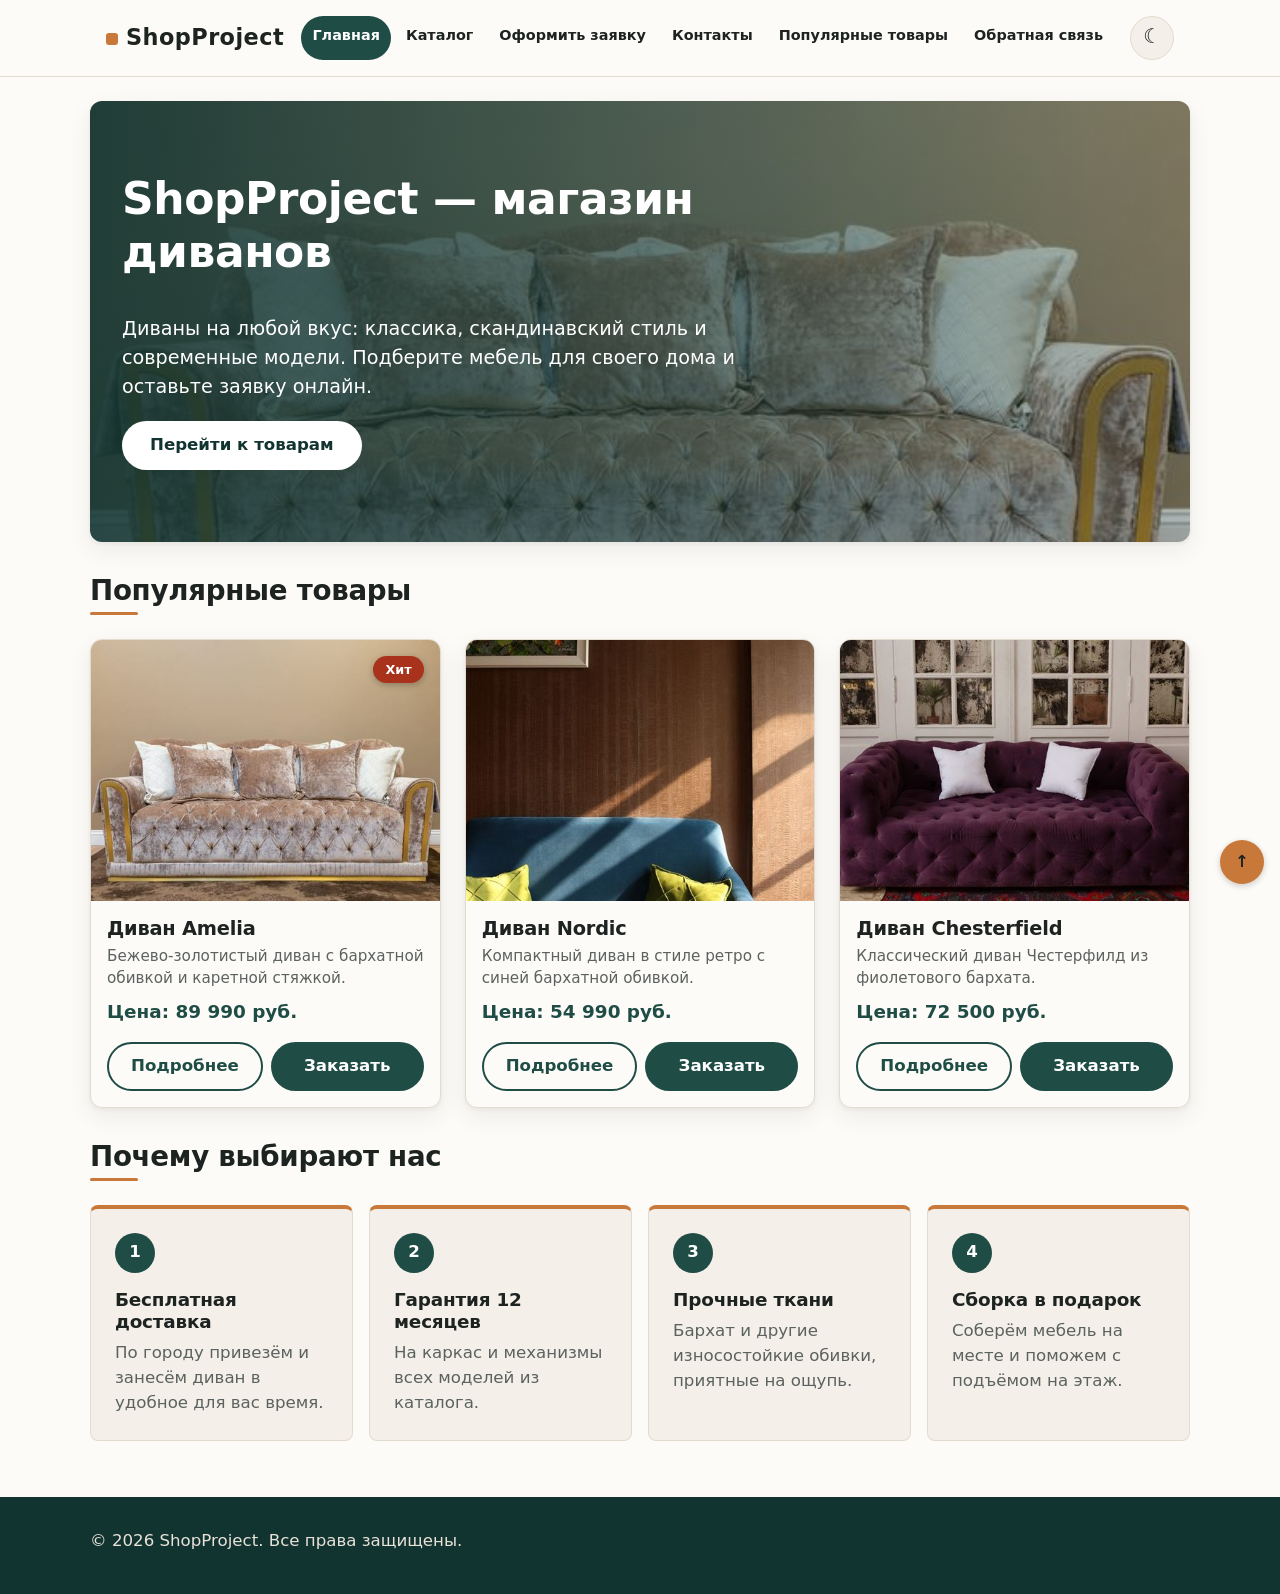
<file: index.html>
<!doctype html>
<html lang="ru">
  <head>
    <meta charset="UTF-8" />
    <meta name="viewport" content="width=device-width, initial-scale=1.0" />
    <title>ShopProject — магазин диванов</title>
    <meta property="og:type" content="website" />
    <meta property="og:title" content="ShopProject — магазин диванов" />
    <meta
      property="og:description"
      content="Интернет-магазин мягкой мебели: диваны на любой вкус."
    />
    <meta
      property="og:image"
      content="https://goshanka.github.io/kr3-responsive-shop/images/sofa-1.jpg"
    />
    <link rel="icon" href="images/favicon.svg" type="image/svg+xml" />
    <meta name="theme-color" content="#1f4d46" />
    <link rel="stylesheet" href="css/style.css" />
    <link rel="stylesheet" href="css/responsive.css" />
    <script src="js/theme.js" defer></script>
    <script src="js/main.js" defer></script>
  </head>
  <body>
    <a class="skip-link" href="#main-content">Перейти к основному содержимому</a>
    <header class="site-header" id="top">
      <div class="site-header__inner">
        <a class="site-header__logo" href="index.html">ShopProject</a>

        <nav class="site-nav" aria-label="Основная навигация">
          <input class="site-nav__checkbox" type="checkbox" id="nav-toggle" aria-label="Показать меню" />
          <label class="site-nav__toggle" for="nav-toggle" aria-hidden="true"><span class="site-nav__burger"></span>Меню</label>
          <ul class="site-nav__list">
            <li class="site-nav__item">
              <a class="site-nav__link site-nav__link--active" href="index.html">Главная</a>
            </li>
            <li class="site-nav__item">
              <a class="site-nav__link" href="catalog.html">Каталог</a>
            </li>
            <li class="site-nav__item">
              <a class="site-nav__link" href="order.html">Оформить заявку</a>
            </li>
            <li class="site-nav__item">
              <a class="site-nav__link" href="contacts.html">Контакты</a>
            </li>
            <li class="site-nav__item">
              <a class="site-nav__link" href="index.html#popular">Популярные товары</a>
            </li>
            <li class="site-nav__item">
              <a class="site-nav__link" href="contacts.html#feedback">Обратная связь</a>
            </li>
          </ul>
        </nav>

        <button class="theme-toggle" id="theme-toggle" type="button" aria-pressed="false" aria-label="Включить тёмную тему">
          <span class="theme-toggle__icon" aria-hidden="true"></span>
        </button>
      </div>
    </header>

    <main id="main-content">
      <section class="hero">
        <h1>ShopProject — магазин диванов</h1>
        <p>
          Диваны на любой вкус: классика, скандинавский стиль и современные модели. Подберите мебель для своего дома и оставьте заявку онлайн.
        </p>
        <a class="button button--primary" href="catalog.html">Перейти к товарам</a>
      </section>

      <section class="section" id="popular">
        <h2>Популярные товары</h2>

        <div class="products-grid">
          <article class="product-card">
            <span class="badge badge--hit">Хит</span>
            <img class="product-card__image" src="images/sofa-1.jpg"
                srcset="images/sofa-1-320.jpg 320w, images/sofa-1-480.jpg 480w, images/sofa-1.jpg 640w"
                sizes="(max-width: 639px) 100vw, (max-width: 1023px) 50vw, 33vw"
                alt="Диван Amelia" width="640" height="480" loading="lazy" />
            <h3 class="product-card__title">Диван Amelia</h3>
            <p class="product-card__description">Бежево-золотистый диван с бархатной обивкой и каретной стяжкой.</p>
            <p class="product-card__price">Цена: 89 990 руб.</p>
            <div class="product-card__actions">
              <a class="button button--secondary product-card__link" href="product.html">Подробнее</a>
              <button
                class="button button--primary product-card__button"
                type="button"
                data-product="Диван Amelia"
              >
                Заказать
              </button>
            </div>
          </article>

          <article class="product-card">
            <img class="product-card__image" src="images/sofa-2.jpg"
                srcset="images/sofa-2-320.jpg 320w, images/sofa-2-480.jpg 480w, images/sofa-2.jpg 640w"
                sizes="(max-width: 639px) 100vw, (max-width: 1023px) 50vw, 33vw"
                alt="Диван Nordic" width="640" height="480" loading="lazy" />
            <h3 class="product-card__title">Диван Nordic</h3>
            <p class="product-card__description">Компактный диван в стиле ретро с синей бархатной обивкой.</p>
            <p class="product-card__price">Цена: 54 990 руб.</p>
            <div class="product-card__actions">
              <a class="button button--secondary product-card__link" href="product.html">Подробнее</a>
              <button
                class="button button--primary product-card__button"
                type="button"
                data-product="Диван Nordic"
              >
                Заказать
              </button>
            </div>
          </article>

          <article class="product-card">
            <img class="product-card__image" src="images/sofa-3.jpg"
                srcset="images/sofa-3-320.jpg 320w, images/sofa-3-480.jpg 480w, images/sofa-3.jpg 640w"
                sizes="(max-width: 639px) 100vw, (max-width: 1023px) 50vw, 33vw"
                alt="Диван Chesterfield" width="640" height="480" loading="lazy" />
            <h3 class="product-card__title">Диван Chesterfield</h3>
            <p class="product-card__description">Классический диван Честерфилд из фиолетового бархата.</p>
            <p class="product-card__price">Цена: 72 500 руб.</p>
            <div class="product-card__actions">
              <a class="button button--secondary product-card__link" href="product.html">Подробнее</a>
              <button
                class="button button--primary product-card__button"
                type="button"
                data-product="Диван Chesterfield"
              >
                Заказать
              </button>
            </div>
          </article>
        </div>
      </section>

      <section class="section" id="advantages">
        <h2>Почему выбирают нас</h2>

        <div class="advantages-list">
          <article class="advantage">
            <span class="advantage__num" aria-hidden="true">1</span>
            <h3 class="advantage__title">Бесплатная доставка</h3>
            <p class="advantage__text">По городу привезём и занесём диван в удобное для вас время.</p>
          </article>
          <article class="advantage">
            <span class="advantage__num" aria-hidden="true">2</span>
            <h3 class="advantage__title">Гарантия 12 месяцев</h3>
            <p class="advantage__text">На каркас и механизмы всех моделей из каталога.</p>
          </article>
          <article class="advantage">
            <span class="advantage__num" aria-hidden="true">3</span>
            <h3 class="advantage__title">Прочные ткани</h3>
            <p class="advantage__text">Бархат и другие износостойкие обивки, приятные на ощупь.</p>
          </article>
          <article class="advantage">
            <span class="advantage__num" aria-hidden="true">4</span>
            <h3 class="advantage__title">Сборка в подарок</h3>
            <p class="advantage__text">Соберём мебель на месте и поможем с подъёмом на этаж.</p>
          </article>
        </div>
      </section>
    </main>

    <footer class="site-footer" id="contacts">
      <p>&copy; 2026 ShopProject. Все права защищены.</p>
    </footer>
    <dialog
      class="order-dialog"
      id="order-dialog"
      aria-labelledby="order-dialog-title"
    >
      <h2 class="order-dialog__title" id="order-dialog-title">Оформление заявки</h2>

      <form
        class="order-form"
        id="order-form"
        action="#"
        method="post"
        novalidate
      >
        <input id="selected-product" name="selected-product" type="hidden" />

        <div class="order-form__field">
          <label class="order-form__label" for="order-name">Имя</label>
          <input
            class="order-form__input"
            id="order-name"
            name="name"
            type="text"
            placeholder="Введите ваше имя"
            minlength="2"
            autocomplete="given-name"
            required
          />
        </div>

        <div class="order-form__field">
          <label class="order-form__label" for="order-email">E-mail</label>
          <input
            class="order-form__input"
            id="order-email"
            name="email"
            type="email"
            placeholder="example@mail.ru"
            autocomplete="email"
            required
          />
        </div>

        <div class="order-form__field">
          <label class="order-form__label" for="order-phone">Телефон</label>
          <input
            class="order-form__input"
            id="order-phone"
            name="phone"
            type="tel"
            inputmode="tel"
            placeholder="+7 (900) 000-00-00"
            pattern="^\+7 \(\d{3}\) \d{3}-\d{2}-\d{2}$"
            required
          />
          <small class="order-form__hint">Формат: +7 (900) 000-00-00</small>
        </div>

        <div class="order-form__field">
          <label class="order-form__label" for="order-date">Дата связи</label>
          <input class="order-form__input" id="order-date" name="date" type="date" />
        </div>

        <div class="order-form__field">
          <label class="order-form__label" for="order-topic">Тема заявки</label>
          <select class="order-form__select" id="order-topic" name="topic" required>
            <option value="">Выберите тему</option>
            <option value="product">Заказ товара</option>
            <option value="consultation">Консультация</option>
            <option value="delivery">Доставка</option>
          </select>
        </div>

        <div class="order-form__field">
          <label class="order-form__label" for="order-comment">Комментарий</label>
          <textarea
            class="order-form__textarea"
            id="order-comment"
            name="comment"
            rows="4"
            placeholder="Укажите дополнительную информацию"
          ></textarea>
        </div>

        <div class="order-form__field order-form__field--checkbox">
          <label>
            <input
              class="order-form__checkbox"
              id="order-agreement"
              name="agreement"
              type="checkbox"
              required
            />
            Я согласен на обработку данных
          </label>
        </div>

        <div class="order-form__actions">
          <button class="button button--secondary" type="button" id="close-order-dialog">Закрыть</button>
          <button class="button button--primary" type="submit">Отправить заявку</button>
        </div>
      </form>
    </dialog>

    <p class="success-message" id="success-message" hidden>
      Форма успешно отправлена!
    </p>

    <a class="back-to-top" href="#top" aria-label="Наверх">&uarr;</a>
  </body>
</html>
</file>
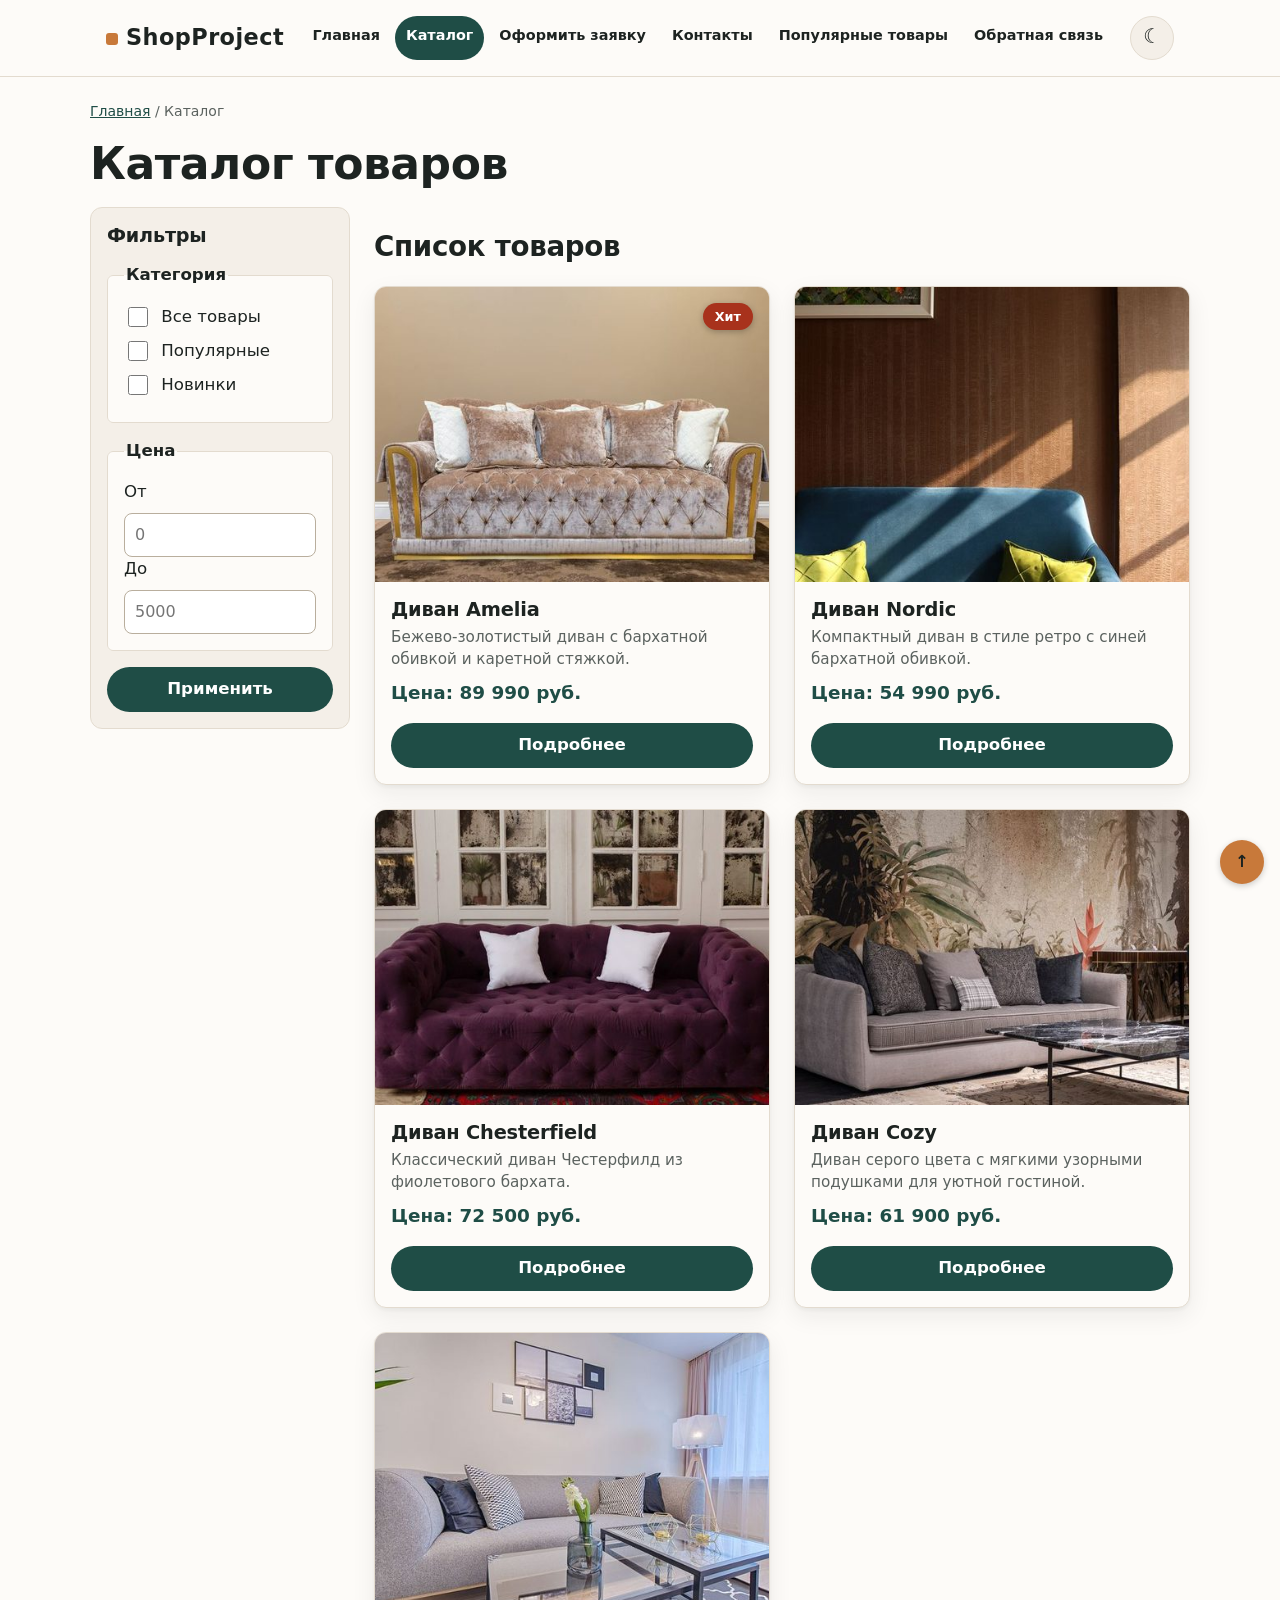
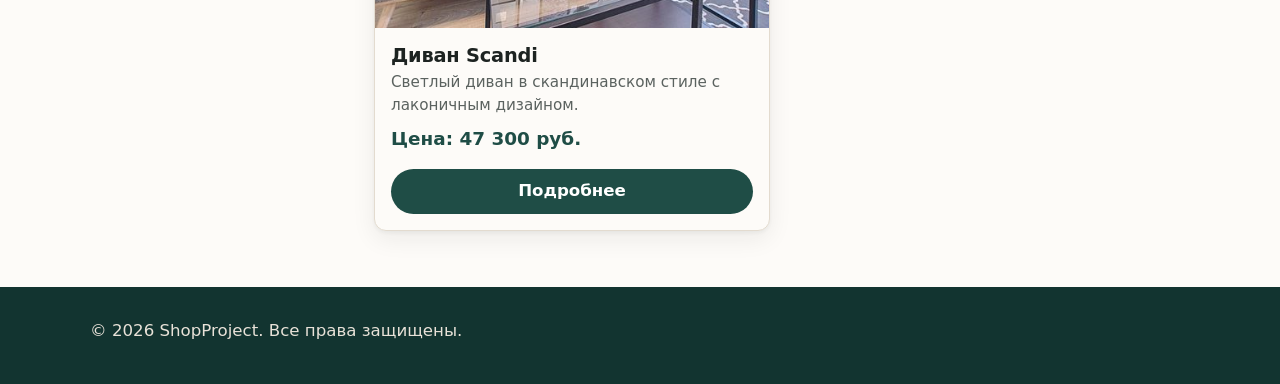
<file: catalog.html>
<!doctype html>
<html lang="ru">
  <head>
    <meta charset="UTF-8" />
    <meta name="viewport" content="width=device-width, initial-scale=1.0" />
    <meta
      name="description"
      content="Каталог товаров магазина ShopProject."
    />
    <title>Каталог товаров — ShopProject</title>
    <link rel="icon" href="images/favicon.svg" type="image/svg+xml" />
    <meta name="theme-color" content="#1f4d46" />
    <link rel="stylesheet" href="css/style.css" />
    <link rel="stylesheet" href="css/responsive.css" />
    <script src="js/theme.js" defer></script>
    <meta property="og:type" content="website" />
    <meta property="og:title" content="ShopProject" />
    <meta
      property="og:description"
      content="Интернет-магазин мягкой мебели: диваны на любой вкус."
    />
    <meta
      property="og:image"
      content="https://goshanka.github.io/kr3-responsive-shop/images/sofa-1.jpg"
    />
  </head>
  <body>
    <a class="skip-link" href="#main-content">Перейти к основному содержимому</a>
    <header class="site-header" id="top">
      <div class="site-header__inner">
        <a class="site-header__logo" href="index.html">ShopProject</a>

        <nav class="site-nav" aria-label="Основная навигация">
          <input class="site-nav__checkbox" type="checkbox" id="nav-toggle" aria-label="Показать меню" />
          <label class="site-nav__toggle" for="nav-toggle" aria-hidden="true"><span class="site-nav__burger"></span>Меню</label>
          <ul class="site-nav__list">
            <li class="site-nav__item">
              <a class="site-nav__link" href="index.html">Главная</a>
            </li>
            <li class="site-nav__item">
              <a class="site-nav__link site-nav__link--active" href="catalog.html">Каталог</a>
            </li>
            <li class="site-nav__item">
              <a class="site-nav__link" href="order.html">Оформить заявку</a>
            </li>
            <li class="site-nav__item">
              <a class="site-nav__link" href="contacts.html">Контакты</a>
            </li>
            <li class="site-nav__item">
              <a class="site-nav__link" href="index.html#popular">Популярные товары</a>
            </li>
            <li class="site-nav__item">
              <a class="site-nav__link" href="contacts.html#feedback">Обратная связь</a>
            </li>
          </ul>
        </nav>

        <button class="theme-toggle" id="theme-toggle" type="button" aria-pressed="false" aria-label="Включить тёмную тему">
          <span class="theme-toggle__icon" aria-hidden="true"></span>
        </button>
      </div>
    </header>

    <main id="main-content">
      <nav class="breadcrumbs" aria-label="Хлебные крошки">
        <a class="breadcrumbs__link" href="index.html">Главная</a>
        <span class="breadcrumbs__current">Каталог</span>
      </nav>

      <h1 class="page-title">Каталог товаров</h1>

      <section class="catalog-layout">
        <aside class="catalog-filters">
          <h2>Фильтры</h2>

          <form class="catalog-filters__form" action="#" method="get">
            <fieldset class="catalog-filters__group">
              <legend class="catalog-filters__legend">Категория</legend>

              <label class="catalog-filters__label">
                <input type="checkbox" name="category" value="all" />
                Все товары
              </label>

              <label class="catalog-filters__label">
                <input type="checkbox" name="category" value="popular" />
                Популярные
              </label>

              <label class="catalog-filters__label">
                <input type="checkbox" name="category" value="new" />
                Новинки
              </label>
            </fieldset>

            <fieldset class="catalog-filters__group">
              <legend class="catalog-filters__legend">Цена</legend>

              <label class="catalog-filters__label" for="price-from">От</label>
              <input
                class="catalog-filters__input"
                id="price-from"
                name="price-from"
                type="number"
                min="0"
                placeholder="0"
              />

              <label class="catalog-filters__label" for="price-to">До</label>
              <input
                class="catalog-filters__input"
                id="price-to"
                name="price-to"
                type="number"
                min="0"
                placeholder="5000"
              />
            </fieldset>

            <button class="button button--primary" type="submit">Применить</button>
          </form>
        </aside>

        <section class="catalog-products">
          <h2>Список товаров</h2>

          <div class="products-grid">
            <article class="product-card">
              <span class="badge badge--hit">Хит</span>
              <img class="product-card__image" src="images/sofa-1.jpg"
                srcset="images/sofa-1-320.jpg 320w, images/sofa-1-480.jpg 480w, images/sofa-1.jpg 640w"
                sizes="(max-width: 639px) 100vw, (max-width: 1023px) 50vw, 33vw"
                alt="Диван Amelia" width="640" height="480" loading="lazy" />
              <h3 class="product-card__title">Диван Amelia</h3>
              <p class="product-card__description">Бежево-золотистый диван с бархатной обивкой и каретной стяжкой.</p>
              <p class="product-card__price">Цена: 89 990 руб.</p>
              <a class="button button--primary product-card__button" href="product.html">Подробнее</a>
            </article>

            <article class="product-card">
              <img class="product-card__image" src="images/sofa-2.jpg"
                srcset="images/sofa-2-320.jpg 320w, images/sofa-2-480.jpg 480w, images/sofa-2.jpg 640w"
                sizes="(max-width: 639px) 100vw, (max-width: 1023px) 50vw, 33vw"
                alt="Диван Nordic" width="640" height="480" loading="lazy" />
              <h3 class="product-card__title">Диван Nordic</h3>
              <p class="product-card__description">Компактный диван в стиле ретро с синей бархатной обивкой.</p>
              <p class="product-card__price">Цена: 54 990 руб.</p>
              <a class="button button--primary product-card__button" href="product.html">Подробнее</a>
            </article>

            <article class="product-card">
              <img class="product-card__image" src="images/sofa-3.jpg"
                srcset="images/sofa-3-320.jpg 320w, images/sofa-3-480.jpg 480w, images/sofa-3.jpg 640w"
                sizes="(max-width: 639px) 100vw, (max-width: 1023px) 50vw, 33vw"
                alt="Диван Chesterfield" width="640" height="480" loading="lazy" />
              <h3 class="product-card__title">Диван Chesterfield</h3>
              <p class="product-card__description">Классический диван Честерфилд из фиолетового бархата.</p>
              <p class="product-card__price">Цена: 72 500 руб.</p>
              <a class="button button--primary product-card__button" href="product.html">Подробнее</a>
            </article>

            <article class="product-card">
              <img class="product-card__image" src="images/sofa-4.jpg"
                srcset="images/sofa-4-320.jpg 320w, images/sofa-4-480.jpg 480w, images/sofa-4.jpg 640w"
                sizes="(max-width: 639px) 100vw, (max-width: 1023px) 50vw, 33vw"
                alt="Диван Cozy" width="640" height="480" loading="lazy" />
              <h3 class="product-card__title">Диван Cozy</h3>
              <p class="product-card__description">Диван серого цвета с мягкими узорными подушками для уютной гостиной.</p>
              <p class="product-card__price">Цена: 61 900 руб.</p>
              <a class="button button--primary product-card__button" href="product.html">Подробнее</a>
            </article>

            <article class="product-card">
              <img class="product-card__image" src="images/sofa-5.jpg"
                srcset="images/sofa-5-320.jpg 320w, images/sofa-5-480.jpg 480w, images/sofa-5.jpg 640w"
                sizes="(max-width: 639px) 100vw, (max-width: 1023px) 50vw, 33vw"
                alt="Диван Scandi" width="640" height="480" loading="lazy" />
              <h3 class="product-card__title">Диван Scandi</h3>
              <p class="product-card__description">Светлый диван в скандинавском стиле с лаконичным дизайном.</p>
              <p class="product-card__price">Цена: 47 300 руб.</p>
              <a class="button button--primary product-card__button" href="product.html">Подробнее</a>
            </article>
          </div>
        </section>
      </section>
    </main>

    <footer class="site-footer">
      <p>&copy; 2026 ShopProject. Все права защищены.</p>
    </footer>

    <a class="back-to-top" href="#top" aria-label="Наверх">&uarr;</a>
  </body>
</html>
</file>
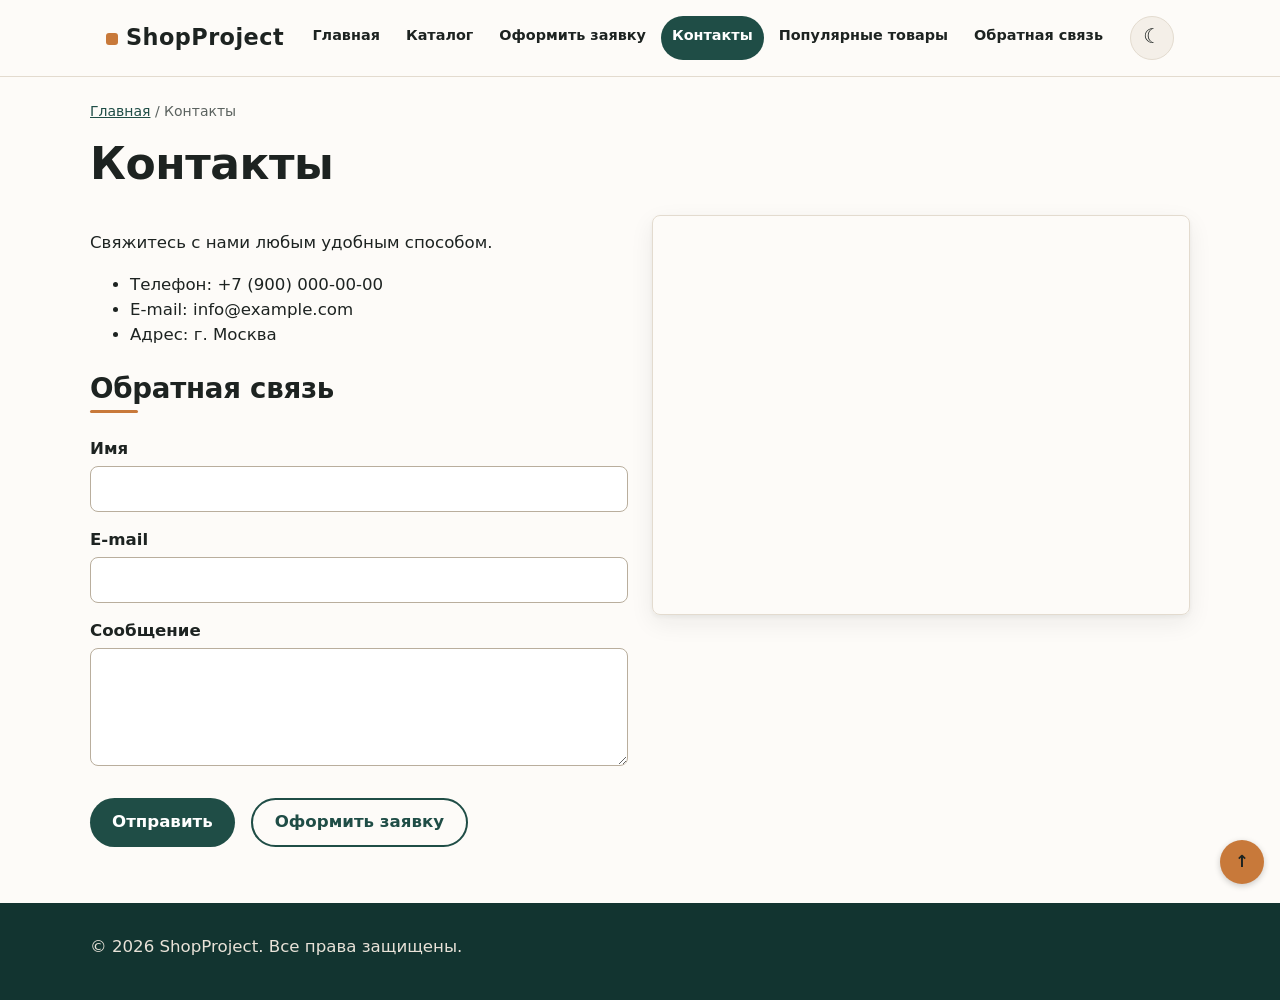
<file: contacts.html>
<!doctype html>
<html lang="ru">
  <head>
    <meta charset="UTF-8" />
    <meta name="viewport" content="width=device-width, initial-scale=1.0" />
    <meta
      name="description"
      content="Контактная информация магазина ShopProject."
    />
    <meta property="og:type" content="website" />
    <meta property="og:title" content="ShopProject" />
    <meta
      property="og:description"
      content="Интернет-магазин мягкой мебели: диваны на любой вкус."
    />
    <meta
      property="og:image"
      content="https://goshanka.github.io/kr3-responsive-shop/images/sofa-1.jpg"
    />
    <title>Контакты — ShopProject</title>
    <link rel="icon" href="images/favicon.svg" type="image/svg+xml" />
    <meta name="theme-color" content="#1f4d46" />
    <link rel="stylesheet" href="css/style.css" />
    <link rel="stylesheet" href="css/responsive.css" />
    <script src="js/theme.js" defer></script>
  </head>
  <body>
    <a class="skip-link" href="#main-content">Перейти к основному содержимому</a>
    <header class="site-header" id="top">
      <div class="site-header__inner">
        <a class="site-header__logo" href="index.html">ShopProject</a>

        <nav class="site-nav" aria-label="Основная навигация">
          <input class="site-nav__checkbox" type="checkbox" id="nav-toggle" aria-label="Показать меню" />
          <label class="site-nav__toggle" for="nav-toggle" aria-hidden="true"><span class="site-nav__burger"></span>Меню</label>
          <ul class="site-nav__list">
            <li class="site-nav__item">
              <a class="site-nav__link" href="index.html">Главная</a>
            </li>
            <li class="site-nav__item">
              <a class="site-nav__link" href="catalog.html">Каталог</a>
            </li>
            <li class="site-nav__item">
              <a class="site-nav__link" href="order.html">Оформить заявку</a>
            </li>
            <li class="site-nav__item">
              <a class="site-nav__link site-nav__link--active" href="contacts.html">Контакты</a>
            </li>
            <li class="site-nav__item">
              <a class="site-nav__link" href="index.html#popular">Популярные товары</a>
            </li>
            <li class="site-nav__item">
              <a class="site-nav__link" href="contacts.html#feedback">Обратная связь</a>
            </li>
          </ul>
        </nav>

        <button class="theme-toggle" id="theme-toggle" type="button" aria-pressed="false" aria-label="Включить тёмную тему">
          <span class="theme-toggle__icon" aria-hidden="true"></span>
        </button>
      </div>
    </header>

    <main id="main-content">
      <nav class="breadcrumbs" aria-label="Хлебные крошки">
        <a class="breadcrumbs__link" href="index.html">Главная</a>
        <span class="breadcrumbs__current">Контакты</span>
      </nav>

      <section class="section">
        <h1>Контакты</h1>

        <div class="contacts-info">
          <p>
            Свяжитесь с нами любым удобным способом.
          </p>

          <ul>
            <li>Телефон: +7 (900) 000-00-00</li>
            <li>E-mail: info@example.com</li>
            <li>Адрес: г. Москва</li>
          </ul>

          <div class="contacts-info__feedback" id="feedback">
            <h2>Обратная связь</h2>
            <form class="order-form feedback-form" action="#" method="post" novalidate>
              <div class="order-form__field">
                <label class="order-form__label" for="feedback-name">Имя</label>
                <input class="order-form__input" id="feedback-name" name="name" type="text" autocomplete="name" required />
              </div>
              <div class="order-form__field">
                <label class="order-form__label" for="feedback-email">E-mail</label>
                <input class="order-form__input" id="feedback-email" name="email" type="email" autocomplete="email" required />
              </div>
              <div class="order-form__field order-form__field--wide">
                <label class="order-form__label" for="feedback-message">Сообщение</label>
                <textarea class="order-form__textarea" id="feedback-message" name="message" rows="4" required></textarea>
              </div>
              <div class="order-form__actions">
                <button class="button button--primary" type="submit">Отправить</button>
                <a class="button button--secondary" href="order.html">Оформить заявку</a>
              </div>
            </form>
          </div>
        </div>
        <iframe
          class="map__frame"
          src="https://yandex.ru/map-widget/v1/?um=constructor%3A4dab76164c59ad511e93f0fb560ec34196f6ba5aa5633a742b21ece738b68f43&amp;source=constructor"
          width="500"
          height="400"
          frameborder="0"
          title="Карта с расположением магазина"
          loading="lazy"
        ></iframe>
      </section>
    </main>

    <footer class="site-footer">
      <p>&copy; 2026 ShopProject. Все права защищены.</p>
    </footer>

    <a class="back-to-top" href="#top" aria-label="Наверх">&uarr;</a>
  </body>
</html>
</file>
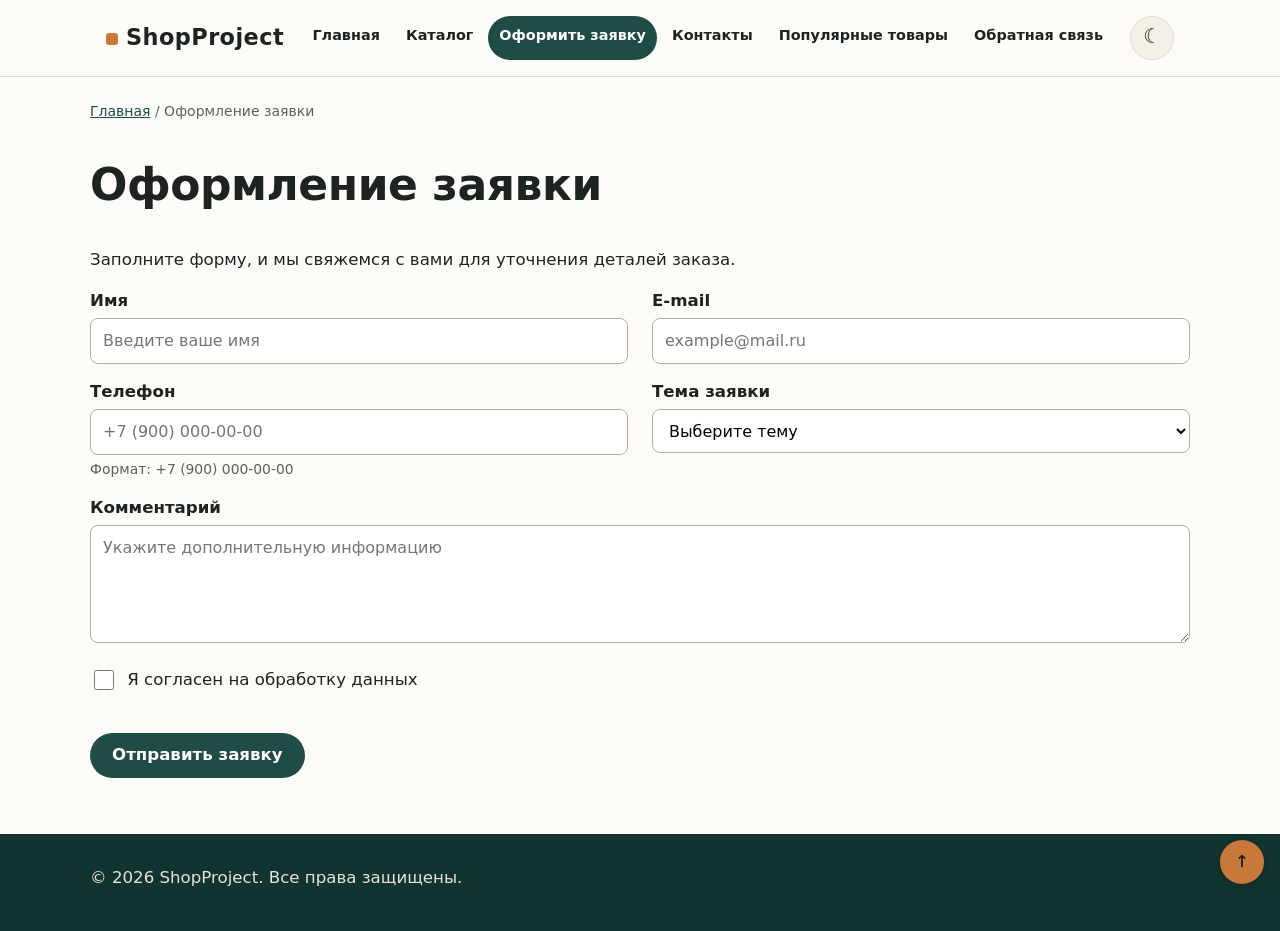
<file: order.html>
<!doctype html>
<html lang="ru">
  <head>
    <meta charset="UTF-8" />
    <meta name="viewport" content="width=device-width, initial-scale=1.0" />
    <meta
      name="description"
      content="Оформление заявки в магазине ShopProject."
    />
    <title>Оформление заявки — ShopProject</title>
    <link rel="icon" href="images/favicon.svg" type="image/svg+xml" />
    <meta name="theme-color" content="#1f4d46" />
    <link rel="stylesheet" href="css/style.css" />
    <link rel="stylesheet" href="css/responsive.css" />
    <script src="js/theme.js" defer></script>
    <meta property="og:type" content="website" />
    <meta property="og:title" content="ShopProject" />
    <meta
      property="og:description"
      content="Интернет-магазин мягкой мебели: диваны на любой вкус."
    />
    <meta
      property="og:image"
      content="https://goshanka.github.io/kr3-responsive-shop/images/sofa-1.jpg"
    />
  </head>
  <body>
    <a class="skip-link" href="#main-content">Перейти к основному содержимому</a>
    <header class="site-header" id="top">
      <div class="site-header__inner">
        <a class="site-header__logo" href="index.html">ShopProject</a>

        <nav class="site-nav" aria-label="Основная навигация">
          <input class="site-nav__checkbox" type="checkbox" id="nav-toggle" aria-label="Показать меню" />
          <label class="site-nav__toggle" for="nav-toggle" aria-hidden="true"><span class="site-nav__burger"></span>Меню</label>
          <ul class="site-nav__list">
            <li class="site-nav__item">
              <a class="site-nav__link" href="index.html">Главная</a>
            </li>
            <li class="site-nav__item">
              <a class="site-nav__link" href="catalog.html">Каталог</a>
            </li>
            <li class="site-nav__item">
              <a class="site-nav__link site-nav__link--active" href="order.html">Оформить заявку</a>
            </li>
            <li class="site-nav__item">
              <a class="site-nav__link" href="contacts.html">Контакты</a>
            </li>
            <li class="site-nav__item">
              <a class="site-nav__link" href="index.html#popular">Популярные товары</a>
            </li>
            <li class="site-nav__item">
              <a class="site-nav__link" href="contacts.html#feedback">Обратная связь</a>
            </li>
          </ul>
        </nav>

        <button class="theme-toggle" id="theme-toggle" type="button" aria-pressed="false" aria-label="Включить тёмную тему">
          <span class="theme-toggle__icon" aria-hidden="true"></span>
        </button>
      </div>
    </header>

    <main id="main-content">
      <nav class="breadcrumbs" aria-label="Хлебные крошки">
        <a class="breadcrumbs__link" href="index.html">Главная</a>
        <span class="breadcrumbs__current">Оформление заявки</span>
      </nav>

      <section class="section">
        <h1>Оформление заявки</h1>
        <p>Заполните форму, и мы свяжемся с вами для уточнения деталей заказа.</p>

        <form class="order-form" action="#" method="post" novalidate>
          <div class="order-form__field">
            <label class="order-form__label" for="order-page-name">Имя</label>
            <input
              class="order-form__input"
              id="order-page-name"
              name="name"
              type="text"
              placeholder="Введите ваше имя"
              minlength="2"
              autocomplete="given-name"
              required
            />
          </div>

          <div class="order-form__field">
            <label class="order-form__label" for="order-page-email">E-mail</label>
            <input
              class="order-form__input"
              id="order-page-email"
              name="email"
              type="email"
              placeholder="example@mail.ru"
              autocomplete="email"
              required
            />
          </div>

          <div class="order-form__field">
            <label class="order-form__label" for="order-page-phone">Телефон</label>
            <input
              class="order-form__input"
              id="order-page-phone"
              name="phone"
              type="tel"
              inputmode="tel"
              placeholder="+7 (900) 000-00-00"
              pattern="^\+7 \(\d{3}\) \d{3}-\d{2}-\d{2}$"
              required
            />
            <small class="order-form__hint">Формат: +7 (900) 000-00-00</small>
          </div>

          <div class="order-form__field">
            <label class="order-form__label" for="order-page-topic">Тема заявки</label>
            <select class="order-form__select" id="order-page-topic" name="topic" required>
              <option value="">Выберите тему</option>
              <option value="product">Заказ товара</option>
              <option value="consultation">Консультация</option>
              <option value="delivery">Доставка</option>
            </select>
          </div>

          <div class="order-form__field">
            <label class="order-form__label" for="order-page-comment">Комментарий</label>
            <textarea
              class="order-form__textarea"
              id="order-page-comment"
              name="comment"
              rows="4"
              placeholder="Укажите дополнительную информацию"
            ></textarea>
          </div>

          <div class="order-form__field order-form__field--checkbox">
            <label>
              <input
                class="order-form__checkbox"
                id="order-page-agreement"
                name="agreement"
                type="checkbox"
                required
              />
              Я согласен на обработку данных
            </label>
          </div>

          <div class="order-form__actions">
            <button class="button button--primary" type="submit">Отправить заявку</button>
          </div>
        </form>
      </section>
    </main>

    <footer class="site-footer">
      <p>&copy; 2026 ShopProject. Все права защищены.</p>
    </footer>

    <a class="back-to-top" href="#top" aria-label="Наверх">&uarr;</a>
  </body>
</html>
</file>
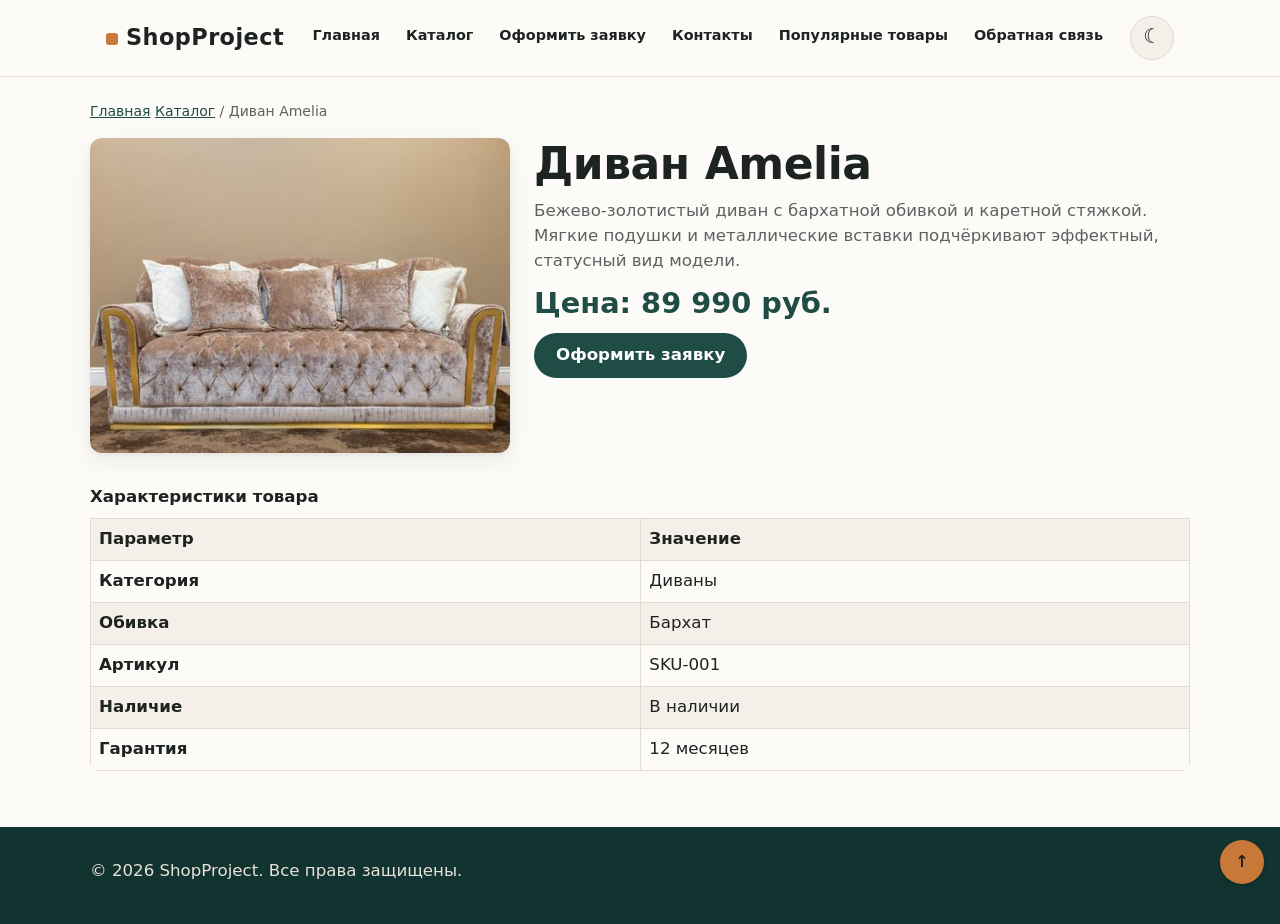
<file: product.html>
<!doctype html>
<html lang="ru">
  <head>
    <meta charset="UTF-8" />
    <meta name="viewport" content="width=device-width, initial-scale=1.0" />
    <meta
      name="description"
      content="Карточка товара магазина ShopProject: описание, характеристики и цена."
    />
    <title>Диван Amelia — ShopProject</title>
    <link rel="icon" href="images/favicon.svg" type="image/svg+xml" />
    <meta name="theme-color" content="#1f4d46" />
    <link rel="stylesheet" href="css/style.css" />
    <link rel="stylesheet" href="css/responsive.css" />
    <script src="js/theme.js" defer></script>
    <meta property="og:type" content="website" />
    <meta property="og:title" content="ShopProject" />
    <meta
      property="og:description"
      content="Интернет-магазин мягкой мебели: диваны на любой вкус."
    />
    <meta
      property="og:image"
      content="https://goshanka.github.io/kr3-responsive-shop/images/sofa-1.jpg"
    />
  </head>
  <body>
    <a class="skip-link" href="#main-content">Перейти к основному содержимому</a>
    <header class="site-header" id="top">
      <div class="site-header__inner">
        <a class="site-header__logo" href="index.html">ShopProject</a>

        <nav class="site-nav" aria-label="Основная навигация">
          <input class="site-nav__checkbox" type="checkbox" id="nav-toggle" aria-label="Показать меню" />
          <label class="site-nav__toggle" for="nav-toggle" aria-hidden="true"><span class="site-nav__burger"></span>Меню</label>
          <ul class="site-nav__list">
            <li class="site-nav__item">
              <a class="site-nav__link" href="index.html">Главная</a>
            </li>
            <li class="site-nav__item">
              <a class="site-nav__link" href="catalog.html">Каталог</a>
            </li>
            <li class="site-nav__item">
              <a class="site-nav__link" href="order.html">Оформить заявку</a>
            </li>
            <li class="site-nav__item">
              <a class="site-nav__link" href="contacts.html">Контакты</a>
            </li>
            <li class="site-nav__item">
              <a class="site-nav__link" href="index.html#popular">Популярные товары</a>
            </li>
            <li class="site-nav__item">
              <a class="site-nav__link" href="contacts.html#feedback">Обратная связь</a>
            </li>
          </ul>
        </nav>

        <button class="theme-toggle" id="theme-toggle" type="button" aria-pressed="false" aria-label="Включить тёмную тему">
          <span class="theme-toggle__icon" aria-hidden="true"></span>
        </button>
      </div>
    </header>

    <main id="main-content">
      <nav class="breadcrumbs" aria-label="Хлебные крошки">
        <a class="breadcrumbs__link" href="index.html">Главная</a>
        <a class="breadcrumbs__link" href="catalog.html">Каталог</a>
        <span class="breadcrumbs__current">Диван Amelia</span>
      </nav>

      <section class="section">
        <article class="product-detail">
          <img
            class="product-detail__image"
            src="images/sofa-1.jpg"
            srcset="images/sofa-1-320.jpg 320w, images/sofa-1-480.jpg 480w, images/sofa-1.jpg 640w"
            sizes="(max-width: 767px) 100vw, 420px"
            alt="Диван Amelia"
            width="640"
            height="480"
          />

          <div class="product-detail__info">
            <h1 class="product-detail__title">Диван Amelia</h1>
            <p class="product-detail__description">
              Бежево-золотистый диван с бархатной обивкой и каретной стяжкой.
              Мягкие подушки и металлические вставки подчёркивают
              эффектный, статусный вид модели.
            </p>
            <p class="product-detail__price">Цена: 89 990 руб.</p>
            <a class="button button--primary product-detail__button" href="order.html">
              Оформить заявку
            </a>
          </div>
        </article>

        <div class="table-wrapper">
        <table class="product-specs">
          <caption>Характеристики товара</caption>
          <thead>
            <tr>
              <th scope="col">Параметр</th>
              <th scope="col">Значение</th>
            </tr>
          </thead>
          <tbody>
            <tr>
              <th scope="row">Категория</th>
              <td>Диваны</td>
            </tr>
            <tr>
              <th scope="row">Обивка</th>
              <td>Бархат</td>
            </tr>
            <tr>
              <th scope="row">Артикул</th>
              <td>SKU-001</td>
            </tr>
            <tr>
              <th scope="row">Наличие</th>
              <td>В наличии</td>
            </tr>
            <tr>
              <th scope="row">Гарантия</th>
              <td>12 месяцев</td>
            </tr>
          </tbody>
        </table>
        </div>
      </section>
    </main>

    <footer class="site-footer">
      <p>&copy; 2026 ShopProject. Все права защищены.</p>
    </footer>

    <a class="back-to-top" href="#top" aria-label="Наверх">&uarr;</a>
  </body>
</html>
</file>
<file: css/style.css>
:root {
    --color-bg: #fdfbf8;
  --color-text: #1d2321;
  --color-muted: #5b625f;
  --color-primary: #1f4d46;
  --color-primary-dark: #123430;
  --color-border: #e3dbcf;
  --color-surface: #f4efe8;
  --color-surface-accent: #ebe4d8;
  --color-danger: #a8321c;
  --color-success: #168a2f;
  --color-success-bg: #eefaf0;
  --color-white: #ffffff;

    --space-xs: 4px;
  --space-sm: 8px;
  --space-md: 16px;
  --space-lg: 24px;
  --space-xl: 32px;

    --radius-sm: 6px;
  --radius-md: 8px;
  --radius-lg: 12px;

    --container-width: 1100px;
}

* {
  box-sizing: border-box;
}

body {
  display: flex;
  flex-direction: column;
  min-height: 100vh;
  margin: 0;
  font-family: "Segoe UI", system-ui, -apple-system, Roboto, "Helvetica Neue", Arial, sans-serif;
  font-size: var(--fs-body);
  line-height: 1.5;
  color: var(--color-text);
  background-color: var(--color-bg);
}

main {
  flex: 1 0 auto;
  padding: var(--space-lg);
}

html {
  scroll-behavior: smooth;
}

a {
  color: var(--color-primary);
}

a:hover {
  color: var(--color-primary-dark);
}

a:focus-visible {
  outline: 2px solid var(--color-primary);
  outline-offset: 3px;
}

button {
  font: inherit;
  cursor: pointer;
}

:target {
  border-radius: var(--radius-md);
  box-shadow:
    0 0 0 3px var(--color-surface-accent),
    0 0 0 5px var(--color-primary);
  transition: box-shadow 0.3s ease;
}

.site-header {
  background-color: var(--color-surface);
}

.site-header__inner {
  max-width: var(--container-width);
  margin: 0 auto;
  padding: var(--space-lg);
}

.site-header__logo {
  font-weight: 700;
  color: var(--color-text);
  text-decoration: none;
}

.site-nav__list {
  display: flex;
  flex-wrap: wrap;
  justify-content: center;
  align-items: center;
  gap: var(--space-md);
  padding: 0;
  margin: var(--space-md) 0 0;
  list-style: none;
}

.site-nav__item {
  margin-bottom: var(--space-sm);
}

.site-nav__link {
  display: inline-block;
  padding: var(--space-sm) var(--space-md);
  color: var(--color-primary);
  text-decoration: none;
  border-radius: var(--radius-sm);
}

.site-nav__link:hover {
  color: var(--color-white);
  background-color: var(--color-primary);
}

.site-nav__link:focus-visible {
  outline: 2px solid var(--color-primary);
  outline-offset: 3px;
}

.site-nav__link--active {
  color: var(--color-white);
  background-color: var(--color-primary);
}

.site-footer {
  padding: var(--space-lg);
  background-color: var(--color-surface);
}

.button {
  display: inline-block;
  padding: var(--space-sm) var(--space-md);
  border: none;
  border-radius: var(--radius-sm);
  font: inherit;
  text-decoration: none;
  cursor: pointer;
}

.button--primary {
  color: var(--color-white);
  background-color: var(--color-primary);
}

.button--primary:hover {
  background-color: var(--color-primary-dark);
}

.button--secondary {
  color: var(--color-primary);
  background-color: transparent;
  border: 1px solid var(--color-primary);
}

.button--secondary:hover {
  color: var(--color-white);
  background-color: var(--color-primary);
}

.button:focus-visible {
  outline: 2px solid var(--color-primary);
  outline-offset: 3px;
}

.button:disabled,
.button--disabled {
  opacity: 0.6;
  cursor: not-allowed;
}

.hero {
  max-width: var(--container-width);
  margin: 0 auto var(--space-xl);
  padding: var(--space-xl) var(--space-lg);
  background-color: var(--color-surface-accent);
  border-radius: var(--radius-lg);
}

.section {
  max-width: var(--container-width);
  margin: 0 auto var(--space-xl);
}

.section h2 {
  margin-top: 0;
}

.aside-info {
  max-width: var(--container-width);
  margin: 0 auto var(--space-xl);
  padding: var(--space-md);
  border-left: 4px solid var(--color-primary);
  background-color: var(--color-surface);
}

.success-message {
  max-width: var(--container-width);
  margin: var(--space-lg) auto;
  padding: var(--space-md);
  border-left: 4px solid var(--color-success);
  background-color: var(--color-success-bg);
}

.breadcrumbs {
  max-width: var(--container-width);
  margin: 0 auto var(--space-md);
  font-size: 14px;
  color: var(--color-muted);
}

.breadcrumbs__link {
  color: var(--color-primary);
}

.breadcrumbs__current::before {
  content: " / ";
  color: var(--color-muted);
}

.products-grid {
  display: grid;
  grid-template-columns: repeat(3, 1fr);
  gap: var(--space-lg);
}

.product-card {
  position: relative;
  display: flex;
  flex-direction: column;
  gap: var(--space-sm);
  padding: var(--space-md);
  border: 1px solid var(--color-border);
  border-radius: var(--radius-md);
  background-color: var(--color-bg);
  transition:
    box-shadow 0.2s ease,
    border-color 0.2s ease,
    transform 0.2s ease;
}

.product-card:hover {
  border-color: var(--color-primary);
  box-shadow: 0 10px 24px rgba(0, 0, 0, 0.12);
  transform: translateY(-2px);
}

.product-card__image {
  display: block;
  width: 100%;
  height: 180px;
  object-fit: cover;
  border-radius: var(--radius-sm);
}

.product-card__title {
  margin: 0;
  color: var(--color-text);
}

.product-card__description {
  margin: 0;
  color: var(--color-muted);
}

.product-card__price {
  margin: 0;
  font-weight: 700;
}

.product-card__actions {
  display: flex;
  flex-wrap: wrap;
  gap: var(--space-sm);
  margin-top: auto;
}

.product-card__button,
.product-card__link {
  align-self: flex-start;
}

.badge {
  position: absolute;
  top: var(--space-sm);
  right: var(--space-sm);
  z-index: 1;
  padding: 2px var(--space-sm);
  border-radius: var(--radius-sm);
  font-size: 12px;
  font-weight: 700;
  color: #ffffff;
  background-color: #1f4d46;
}

.badge--hit {
  background-color: #a8321c;
}

.back-to-top {
  position: fixed;
  right: var(--space-lg);
  bottom: var(--space-lg);
  z-index: 10;
  display: inline-flex;
  align-items: center;
  justify-content: center;
  width: 40px;
  height: 40px;
  border-radius: 50%;
  color: var(--color-white);
  background-color: var(--color-primary);
  text-decoration: none;
  box-shadow: 0 2px 6px rgba(0, 0, 0, 0.2);
}

.back-to-top:hover {
  background-color: var(--color-primary-dark);
}

.back-to-top:focus-visible {
  outline: 2px solid var(--color-primary-dark);
  outline-offset: 3px;
}

.catalog-layout {
  max-width: var(--container-width);
  margin: 0 auto var(--space-xl);
  display: grid;
  grid-template-columns: 260px 1fr;
  grid-template-areas: "filters products";
  gap: var(--space-lg);
}

.catalog-filters {
  grid-area: filters;
  align-self: start;
  position: sticky;
  top: var(--space-lg);
  padding: var(--space-md);
  border: 1px solid var(--color-border);
  border-radius: var(--radius-md);
  background-color: var(--color-surface);
}

.catalog-filters__form {
  display: grid;
  gap: var(--space-md);
}

.catalog-filters__group {
  margin: 0;
  padding: var(--space-md);
  border: 1px solid var(--color-border);
  border-radius: var(--radius-sm);
}

.catalog-filters__legend {
  font-weight: 700;
}

.catalog-filters__label {
  display: block;
  margin-bottom: var(--space-sm);
}

.catalog-filters__input {
  width: 100%;
  padding: 8px 10px;
  border: 1px solid var(--color-border);
  border-radius: var(--radius-sm);
  font: inherit;
}

.catalog-products {
  grid-area: products;
}

.order-form__field {
  margin-bottom: var(--space-md);
}

.order-form__label {
  display: block;
  margin-bottom: var(--space-xs);
}

.order-form__input,
.order-form__select,
.order-form__textarea {
  width: 100%;
  padding: 10px 12px;
  border: 1px solid var(--color-border);
  border-radius: var(--radius-sm);
  font: inherit;
}

.order-form__input:hover,
.order-form__select:hover,
.order-form__textarea:hover {
  border-color: var(--color-primary);
}

.order-form__input:focus-visible,
.order-form__select:focus-visible,
.order-form__textarea:focus-visible {
  outline: 2px solid var(--color-primary);
  outline-offset: 3px;
}

.order-form__checkbox {
  width: auto;
}

.order-form__hint {
  display: block;
  margin-top: var(--space-xs);
  color: var(--color-muted);
}

.order-form__input[aria-invalid="true"],
.order-form__select[aria-invalid="true"],
.order-form__textarea[aria-invalid="true"] {
  border-color: var(--color-danger);
}

.order-form__actions {
  display: flex;
  gap: var(--space-md);
  margin-top: var(--space-lg);
}

.order-dialog {
  width: min(100% - 32px, 560px);
  padding: var(--space-lg);
  border: none;
  border-radius: var(--radius-lg);
}

.order-dialog::backdrop {
  background-color: rgba(0, 0, 0, 0.5);
}

.order-dialog__title {
  margin-top: 0;
}

.product-detail {
  display: flex;
  flex-wrap: wrap;
  gap: var(--space-lg);
  margin-bottom: var(--space-xl);
}

.product-detail__image {
  width: 100%;
  max-width: 420px;
  height: auto;
  border-radius: var(--radius-md);
  object-fit: cover;
}

.product-detail__info {
  display: flex;
  flex-direction: column;
  gap: var(--space-sm);
  flex: 1 1 260px;
}

.product-detail__title {
  margin: 0;
}

.product-detail__description {
  margin: 0;
  color: var(--color-muted);
}

.product-detail__price {
  margin: 0;
  font-size: 20px;
  font-weight: 700;
}

.product-detail__button {
  align-self: flex-start;
}

.product-specs {
  width: 100%;
  max-width: var(--container-width);
  margin-bottom: var(--space-xl);
  border-collapse: collapse;
}

.product-specs caption {
  margin-bottom: var(--space-sm);
  font-weight: 700;
  text-align: left;
}

.product-specs th,
.product-specs td {
  padding: var(--space-sm) var(--space-md);
  border: 1px solid var(--color-border);
  text-align: left;
}

.product-specs thead th {
  background-color: var(--color-surface);
}

.contacts-info {
  display: inline-block;
  vertical-align: top;
  max-width: calc(100% - 500px - var(--space-lg));
}

.contacts-info__feedback {
  margin-top: var(--space-lg);
}

.map__frame {
  display: inline-block;
  vertical-align: top;
  width: 500px;
  max-width: 100%;
  height: 400px;
  margin-left: var(--space-lg);
  border: 1px solid var(--color-border);
  border-radius: var(--radius-md);
}

img,
video {
  max-width: 100%;
  height: auto;
}

.skip-link {
  position: absolute;
  top: -100px;
  left: var(--space-md);
  z-index: 100;
  padding: var(--space-sm) var(--space-md);
  color: var(--color-white);
  background-color: var(--color-primary-dark);
  border-radius: var(--radius-sm);
}

.skip-link:focus {
  top: var(--space-sm);
  color: var(--color-white);
}

:focus-visible {
  outline: 3px solid var(--color-primary);
  outline-offset: 2px;
}

.table-wrapper {
  overflow-x: auto;
  -webkit-overflow-scrolling: touch;
  margin-bottom: var(--space-xl);
}

.page-title {
  max-width: var(--container-width);
  margin: 0 auto var(--space-md);
}

.site-header {
  border-bottom: 1px solid var(--color-border);
  box-shadow: 0 1px 6px rgba(0, 0, 0, 0.05);
}

.site-header__logo {
  font-size: 1.25rem;
  letter-spacing: 0.02em;
}

.hero {
  background: linear-gradient(135deg, var(--color-surface-accent), #e0d5c1);
}

.advantages-list {
  display: grid;
  grid-template-columns: 1fr;
  gap: var(--space-md);
}

.advantage {
  padding: var(--space-lg);
  border: 1px solid var(--color-border);
  border-top: 4px solid var(--color-accent);
  border-radius: var(--radius-md);
  background-color: var(--color-surface);
}

.advantage__num {
  display: inline-flex;
  align-items: center;
  justify-content: center;
  width: 40px;
  height: 40px;
  margin-bottom: var(--space-md);
  border-radius: 50%;
  font-weight: 800;
  color: var(--color-white);
  background-color: var(--color-primary);
}

.advantage__title {
  margin: 0 0 var(--space-sm);
  font-size: 1.15rem;
}

.advantage__text {
  margin: 0;
  color: var(--color-muted);
}

.button {
  transition: background-color 0.2s ease, color 0.2s ease;
}

:root {
  --color-accent: #c8793a;
  --fs-body: clamp(0.875rem, 0.8rem + 0.3vw, 1.125rem);
  --fs-h1: clamp(1.35rem, 0.75rem + 2.8vw, 2.75rem);
  --fs-h2: clamp(1.15rem, 0.85rem + 1.1vw, 1.8rem);
  --fs-h3: clamp(0.95rem, 0.85rem + 0.45vw, 1.3rem);
  --fs-lead: clamp(0.9rem, 0.8rem + 0.55vw, 1.2rem);
  --color-field: #ffffff;
  --color-field-border: #b9ae9d;
  --color-footer-bg: #123430;
  --shadow-card: 0 2px 4px rgba(29, 35, 33, 0.05), 0 8px 24px rgba(29, 35, 33, 0.07);
  --shadow-hover: 0 14px 34px rgba(29, 35, 33, 0.16);
}

h1 {
  font-size: var(--fs-h1);
}

h2 {
  font-size: var(--fs-h2);
}

h3 {
  font-size: var(--fs-h3);
}

h1, h2, h3 {
  line-height: 1.2;
  letter-spacing: -0.01em;
}

.site-header {
  background-color: var(--color-bg);
  border-bottom: 1px solid var(--color-border);
  box-shadow: none;
}

.site-header__logo {
  font-size: 1.4rem;
  font-weight: 800;
  color: var(--color-primary);
}

.site-header__logo::before {
  content: "";
  display: inline-block;
  width: 12px;
  height: 12px;
  margin-right: 8px;
  border-radius: 3px;
  background-color: var(--color-accent);
}

.site-nav__link {
  font-weight: 600;
  color: var(--color-text);
  border-radius: 999px;
}

.site-nav__link:hover,
.site-nav__link--active {
  color: var(--color-white);
  background-color: var(--color-primary);
}

.hero {
  position: relative;
  padding: 72px var(--space-xl);
  color: #ffffff;
  background:
    linear-gradient(100deg, rgba(18, 52, 48, 0.92) 0%, rgba(18, 52, 48, 0.6) 60%, rgba(18, 52, 48, 0.25) 100%),
    url("../images/sofa-1.jpg") center / cover no-repeat;
  border-radius: var(--radius-lg);
  box-shadow: var(--shadow-card);
}

.hero h1 {
  max-width: 14em;
  margin-top: 0;
}

.hero p {
  max-width: 36em;
  font-size: var(--fs-lead);
}

.hero .button--primary {
  padding: 12px 28px;
  font-weight: 700;
  color: #123430;
  background-color: #fff;
  border-radius: 999px;
}

.hero .button--primary:hover {
  background-color: var(--color-accent);
  color: #fff;
}

.section h2 {
  position: relative;
  padding-bottom: var(--space-sm);
  margin-bottom: var(--space-lg);
}

.section h2::after {
  content: "";
  position: absolute;
  left: 0;
  bottom: 0;
  width: 48px;
  height: 3px;
  border-radius: 2px;
  background-color: var(--color-accent);
}

.button {
  border-radius: 999px;
  padding: 10px 22px;
  font-weight: 600;
}

.button--secondary {
  border-width: 2px;
}

.product-card {
  padding: 0;
  overflow: hidden;
  gap: 0;
  border: 1px solid var(--color-border);
  border-radius: var(--radius-lg);
  box-shadow: var(--shadow-card);
}

.product-card:hover {
  border-color: var(--color-border);
  box-shadow: var(--shadow-hover);
}

.product-card__image {
  border-radius: 0;
  transition: transform 0.4s ease;
}

.product-card:hover .product-card__image {
  transform: scale(1.04);
}

.product-card > img {
    margin: 0;
}

.product-card__title,
.product-card__description,
.product-card__price,
.product-card__actions,
.product-card > .button {
  margin-left: var(--space-md);
  margin-right: var(--space-md);
}

.product-card__title {
  margin-top: var(--space-md);
}

.product-card__description {
  margin-top: var(--space-xs);
  font-size: 0.95rem;
}

.product-card__price {
  margin-top: var(--space-sm);
  margin-bottom: var(--space-md);
  font-size: 1.15rem;
  color: var(--color-primary);
}

.product-card__actions,
.product-card > .button {
  margin-bottom: var(--space-md);
}

.product-card > .button {
  margin-top: auto;
  text-align: center;
}

.badge {
  top: var(--space-md);
  right: var(--space-md);
  padding: 4px 12px;
  border-radius: 999px;
  font-size: 0.8rem;
  box-shadow: 0 2px 6px rgba(0, 0, 0, 0.25);
}

.catalog-filters {
  border-radius: var(--radius-lg);
  background-color: var(--color-surface);
}

.catalog-filters h2 {
  margin-top: 0;
  font-size: 1.2rem;
}

.catalog-filters__group {
  background-color: var(--color-bg);
}

.product-detail__image {
  border-radius: var(--radius-lg);
  box-shadow: var(--shadow-card);
}

.product-detail__price {
  font-size: 1.8rem;
  color: var(--color-primary);
}

.product-specs {
  overflow: hidden;
  border-radius: var(--radius-md);
}

.product-specs th,
.product-specs td {
  border-color: var(--color-border);
}

.product-specs tbody tr:nth-child(even) {
  background-color: var(--color-surface);
}

.order-form__label {
  font-weight: 600;
}

.order-form__input,
.order-form__select,
.order-form__textarea,
.catalog-filters__input {
  background-color: var(--color-field);
  border-color: var(--color-field-border);
  border-radius: var(--radius-md);
}

.order-form__input:focus-visible,
.order-form__select:focus-visible,
.order-form__textarea:focus-visible {
  border-color: var(--color-primary);
  box-shadow: 0 0 0 3px rgba(31, 77, 70, 0.2);
}

.order-dialog {
  box-shadow: 0 24px 60px rgba(0, 0, 0, 0.35);
}

.aside-info {
  border-left-color: var(--color-accent);
  border-radius: 0 var(--radius-md) var(--radius-md) 0;
}

.breadcrumbs__link {
  color: var(--color-primary);
}

.map__frame {
  box-shadow: var(--shadow-card);
}

.site-footer {
  padding: var(--space-xl) var(--space-lg);
  color: #e8e2d8;
  background-color: var(--color-footer-bg);
}

.site-footer p {
  max-width: var(--container-width);
  margin: 0 auto var(--space-sm);
}

.back-to-top {
  background-color: var(--color-accent);
  color: #1d2321;
  font-weight: 700;
}

.back-to-top:hover {
  background-color: #e0a06b;
}

:focus-visible {
  outline-color: var(--color-accent);
}

.site-nav__link:focus-visible,
.button:focus-visible,
a:focus-visible {
  outline: 3px solid var(--color-accent);
}

.site-nav__checkbox {
  position: absolute;
  width: 1px;
  height: 1px;
  opacity: 0;
}

.site-nav__toggle {
  display: none;
}

@media (prefers-color-scheme: dark) {
  :root:not([data-theme="light"]) {
    --color-bg: #121917;
    --color-text: #ece8e1;
    --color-muted: #a9b3af;
    --color-primary: #7cc4b3;
    --color-primary-dark: #a5dccf;
    --color-border: #2c3a36;
    --color-surface: #1a2421;
    --color-surface-accent: #22302c;
    --color-white: #0f1a18;
    --color-danger: #ff8a75;
    --color-success: #6fd48a;
    --color-success-bg: #16281c;
    --color-field: #1a2421;
    --color-field-border: #4a5a55;
    --color-footer-bg: #0b1210;
    --shadow-card: 0 2px 4px rgba(0, 0, 0, 0.3), 0 8px 24px rgba(0, 0, 0, 0.3);
    --shadow-hover: 0 14px 34px rgba(0, 0, 0, 0.5);
  }
}

:root[data-theme="dark"] {
    --color-bg: #121917;
    --color-text: #ece8e1;
    --color-muted: #a9b3af;
    --color-primary: #7cc4b3;
    --color-primary-dark: #a5dccf;
    --color-border: #2c3a36;
    --color-surface: #1a2421;
    --color-surface-accent: #22302c;
    --color-white: #0f1a18;
    --color-danger: #ff8a75;
    --color-success: #6fd48a;
    --color-success-bg: #16281c;
    --color-field: #1a2421;
    --color-field-border: #4a5a55;
    --color-footer-bg: #0b1210;
    --shadow-card: 0 2px 4px rgba(0, 0, 0, 0.3), 0 8px 24px rgba(0, 0, 0, 0.3);
    --shadow-hover: 0 14px 34px rgba(0, 0, 0, 0.5);
}

:root[data-theme="light"] {
  color-scheme: light;
}

:root[data-theme="dark"] {
  color-scheme: dark;
}

:root[data-theme="dark"] .site-header__logo,
:root:not([data-theme="light"]) .site-header__logo {
  color: var(--color-text);
}

:root[data-theme="dark"] .order-dialog {
  color: var(--color-text);
  background-color: var(--color-bg);
}

@media (prefers-color-scheme: dark) {
  :root:not([data-theme="light"]) .order-dialog {
    color: var(--color-text);
    background-color: var(--color-bg);
  }
}

.theme-toggle {
  display: inline-flex;
  align-items: center;
  justify-content: center;
  width: 44px;
  height: 44px;
  padding: 0;
  color: var(--color-text);
  background-color: var(--color-surface);
  border: 1px solid var(--color-border);
  border-radius: 50%;
}

.theme-toggle:hover {
  border-color: var(--color-primary);
}

.theme-toggle__icon::before {
  content: "\263E";
  font-size: 1.25rem;
  line-height: 1;
}

:root[data-theme="dark"] .theme-toggle__icon::before {
  content: "\2600";
}

@media (prefers-color-scheme: dark) {
  :root:not([data-theme="light"]) .theme-toggle__icon::before {
    content: "\2600";
  }
}
</file>
<file: css/responsive.css>
html {
  -webkit-text-size-adjust: 100%;
}

body {
  overflow-wrap: break-word; }

main {
  padding: var(--space-md);
}

.site-header__inner {
  padding: var(--space-md);
}

.site-nav__list {
  display: grid;
  grid-template-columns: repeat(2, 1fr);
  gap: var(--space-sm);
  margin-top: var(--space-sm);
}

.site-nav__item {
  margin-bottom: 0;
}

.site-nav__link {
  display: block;
  min-height: 44px;   padding: 10px var(--space-sm);
  text-align: center;
  border: 1px solid var(--color-border);
  background-color: var(--color-surface);
}

.site-nav__link {
  display: flex;
  align-items: center;
  justify-content: center;
  height: 100%;
}

.site-nav__link--active {
  color: var(--color-white);
  background-color: var(--color-primary);
  border-color: var(--color-primary);
}

.hero {
  padding: 40px var(--space-md);
}

.hero h1 {
  margin-top: 0;
  line-height: 1.2;
}

.hero .button {
  display: block;
  text-align: center;
}

.products-grid {
  grid-template-columns: 1fr;
  gap: var(--space-md);
}

.product-card__image {
  height: auto;
  aspect-ratio: 4 / 3;
}

.product-card__actions .button {
  flex: 1 1 120px;
  min-height: 44px;
  text-align: center;
}

.product-card__button,
.product-card__link {
  align-self: stretch;
}

.catalog-layout {
  grid-template-columns: 1fr;
  grid-template-areas:
    "filters"
    "products";
}

.catalog-filters {
  position: static;
}

.product-detail {
  flex-direction: column;
}

.product-detail__image {
  max-width: 100%;
}

.product-detail__button {
  align-self: stretch;
  text-align: center;
}

.product-specs {
  margin-bottom: 0;
}

.product-specs th,
.product-specs td {
  padding: var(--space-sm);
  overflow-wrap: anywhere;
}

.order-form__input,
.order-form__select,
.order-form__textarea,
.catalog-filters__input {
  min-height: 44px;
  font-size: 1rem; }

.order-form__checkbox,
.catalog-filters input[type="checkbox"] {
  width: 20px;
  height: 20px;
  margin-right: var(--space-sm);
  vertical-align: middle;
}

.order-form__actions {
  flex-direction: column;
}

.order-form__actions .button,
.catalog-filters__form .button {
  min-height: 44px;
  text-align: center;
}

.order-dialog {
  max-height: calc(100vh - 32px);
  overflow-y: auto;
  padding: var(--space-md);
}

.contacts-info {
  display: block;
  max-width: 100%;
}

.map__frame {
  display: block;
  width: 100%;
  height: 300px;
  margin: var(--space-lg) 0 0;
}

.back-to-top {
  right: var(--space-md);
  bottom: var(--space-md);
  width: 44px;
  height: 44px;
}

@media (min-width: 430px) {
  .order-form__actions {
    flex-direction: row;
  }
}

@media (min-width: 640px) {
  main {
    padding: var(--space-lg);
  }

  .products-grid {
    grid-template-columns: repeat(2, 1fr);
    gap: var(--space-lg);
  }

  .site-nav__list {
    display: flex;
    flex-wrap: wrap;
    justify-content: center;
    gap: var(--space-sm) var(--space-md);
  }

  .site-nav__link {
    display: inline-block;
    height: auto;
    border-color: transparent;
    background-color: transparent;
  }

  .site-nav__link:hover,
  .site-nav__link--active {
    color: var(--color-white);
    background-color: var(--color-primary);
  }

  .hero .button {
    display: inline-block;
  }

  .product-detail__button {
    align-self: flex-start;
  }

  .map__frame {
    height: 350px;
  }
}

@media (min-width: 768px) {
  .site-header__inner {
    display: flex;
    flex-wrap: nowrap;
    align-items: center;
    gap: var(--space-md);
  }

  .site-header__logo {
    flex: none;
  }

  .site-nav {
    flex: 1 1 auto;
    min-width: 0;
  }

  .site-nav__list {
    justify-content: flex-end;
    gap: var(--space-xs);
    margin: 0;
  }

  .site-nav__link {
    padding: var(--space-sm) 10px;
    font-size: 0.9rem;
    white-space: nowrap;
  }

  .theme-toggle {
    flex: none;
  }

  .hero {
    padding: 72px var(--space-xl);
  }

  .advantages-list {
    grid-template-columns: repeat(2, 1fr);
  }

    .product-detail {
    flex-direction: row;
  }

  .product-detail__image {
    flex: 0 0 45%;
    max-width: 420px;
  }

  .product-specs {
    min-width: 0;
  }

    .order-form {
    display: grid;
    grid-template-columns: repeat(2, 1fr);
    column-gap: var(--space-lg);
  }

  .order-form__field--wide,
  .order-form__field:has(textarea),
  .order-form__field--checkbox,
  .order-form__actions {
    grid-column: 1 / -1;
  }

  .order-form__actions {
    justify-content: flex-start;
  }

    .section:has(.contacts-info) {
    display: grid;
    grid-template-columns: 1fr 1fr;
    gap: var(--space-lg);
    align-items: start;
  }

  .section:has(.contacts-info) > h1 {
    grid-column: 1 / -1;
    margin: 0;
  }

  .map__frame {
    margin: 0;
    height: 400px;
  }

    .feedback-form {
    display: block;
  }
}

@media (min-width: 1024px) {
  .products-grid {
    grid-template-columns: repeat(3, 1fr);
  }

  .advantages-list {
    grid-template-columns: repeat(4, 1fr);
  }

    .catalog-layout {
    grid-template-columns: 260px 1fr;
    grid-template-areas: "filters products";
  }

  .catalog-filters {
    position: sticky;
  }

    .catalog-products .products-grid {
    grid-template-columns: repeat(2, 1fr);
  }

  .product-card:hover {
    transform: translateY(-4px);
  }
}

@media (min-width: 1440px) {
  :root {
    --container-width: 1280px;
  }

  .catalog-products .products-grid {
    grid-template-columns: repeat(3, 1fr);
  }
}

@media (prefers-reduced-motion: reduce) {
  html {
    scroll-behavior: auto;
  }

  * {
    transition: none !important;
  }
}

@media (max-width: 767px) {
  .site-header__inner {
    position: relative;
  }

  .site-nav__toggle {
    position: absolute;
    top: var(--space-md);
    right: var(--space-md);
    display: inline-flex;
    align-items: center;
    gap: 10px;
    min-height: 44px;
    padding: 0 14px;
    font-weight: 700;
    color: var(--color-white);
    background-color: var(--color-primary);
    border-radius: 999px;
    cursor: pointer;
  }

  .site-nav__burger,
  .site-nav__burger::before,
  .site-nav__burger::after {
    display: block;
    width: 18px;
    height: 2px;
    background-color: currentColor;
    border-radius: 1px;
    transition: transform 0.2s ease;
  }

  .site-nav__burger {
    position: relative;
  }

  .site-nav__burger::before,
  .site-nav__burger::after {
    content: "";
    position: absolute;
    left: 0;
  }

  .site-nav__burger::before {
    top: -6px;
  }

  .site-nav__burger::after {
    top: 6px;
  }

  .site-nav__checkbox:checked + .site-nav__toggle .site-nav__burger {
    background-color: transparent;
  }

  .site-nav__checkbox:checked + .site-nav__toggle .site-nav__burger::before {
    top: 0;
    transform: rotate(45deg);
  }

  .site-nav__checkbox:checked + .site-nav__toggle .site-nav__burger::after {
    top: 0;
    transform: rotate(-45deg);
  }

  .site-nav__checkbox:focus-visible + .site-nav__toggle {
    outline: 3px solid var(--color-accent);
    outline-offset: 2px;
  }

  .theme-toggle {
    position: absolute;
    top: var(--space-md);
    right: 130px;
  }

  .site-header__logo {
    display: inline-flex;
    align-items: center;
    min-height: 44px;
    font-size: 1.2rem;
  }

  .site-nav__list {
    display: none;
  }

  .site-nav__checkbox:checked ~ .site-nav__list {
    display: grid;
  }
}
</file>
